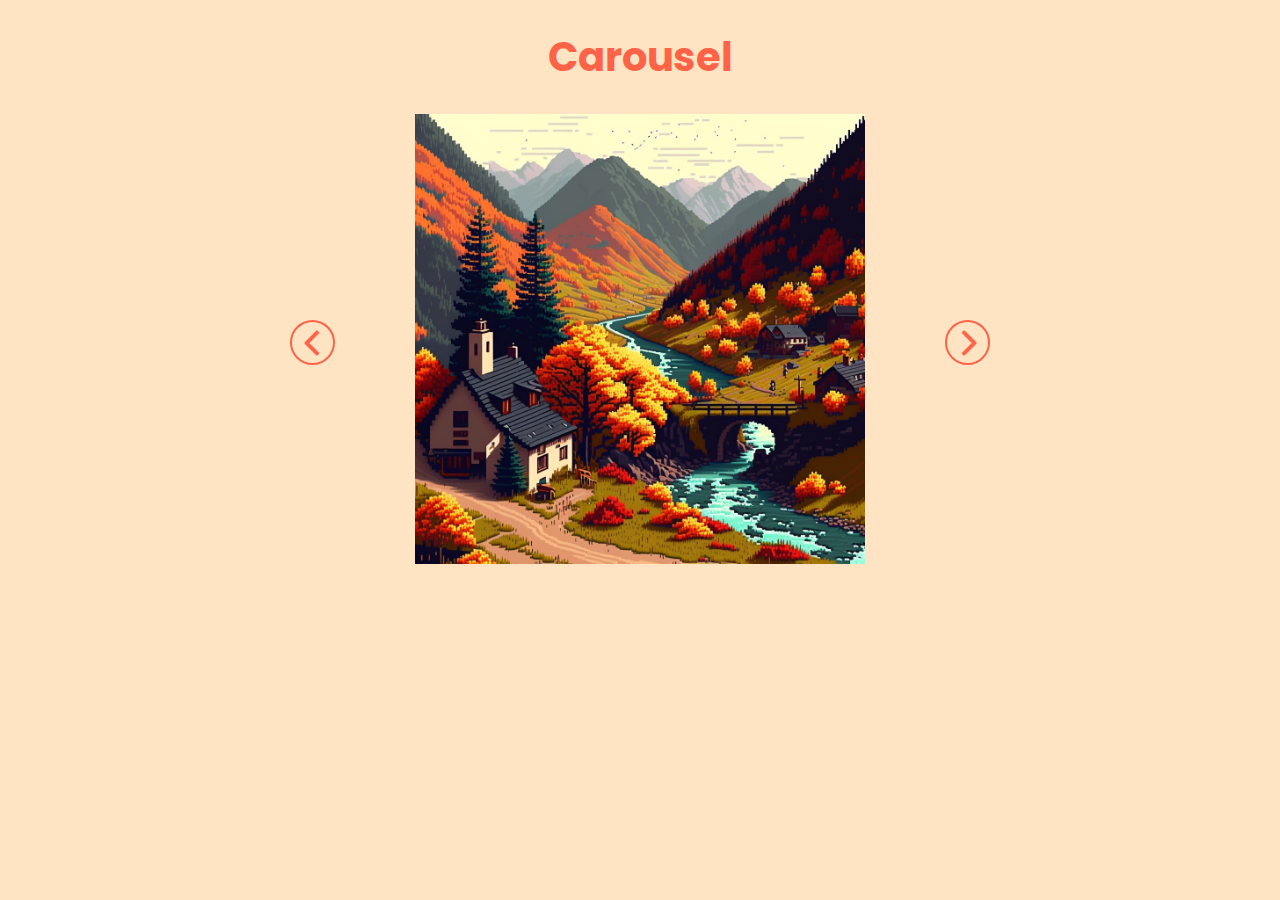
<file: carousel/index.html>
<!DOCTYPE html>
<html lang="pt-br">
<head>
  <link rel="preconnect" href="https://fonts.googleapis.com">
  <link rel="preconnect" href="https://fonts.gstatic.com" crossorigin>
  <meta charset="UTF-8">
  <meta name="viewport" content="width=device-width, initial-scale=1.0">
  <title>Carousel</title>
  <link href="https://fonts.googleapis.com/css2?family=Poppins:wght@400;500;600;700&display=swap" rel="stylesheet">
  <link rel="stylesheet" href="style.css" class="css">
  <script src="main.js" defer></script>
</head>
<body>
  <header>
    <h1>
      Carousel
    </h1>
  </header>
  <main>
    <section class="carousel">
      <button class="button" id="esquerda">
        <i class="fas fa-arrow-left"></i>
      </button>
      <div class="box">
        <img id="img" src="./assets/img01.png">
      </div>
      <button class="button" id="direita">
        <i class="fas fa-arrow-right"></i>
      </button>
    </section>
  </main>
</body>
</html>
</file>
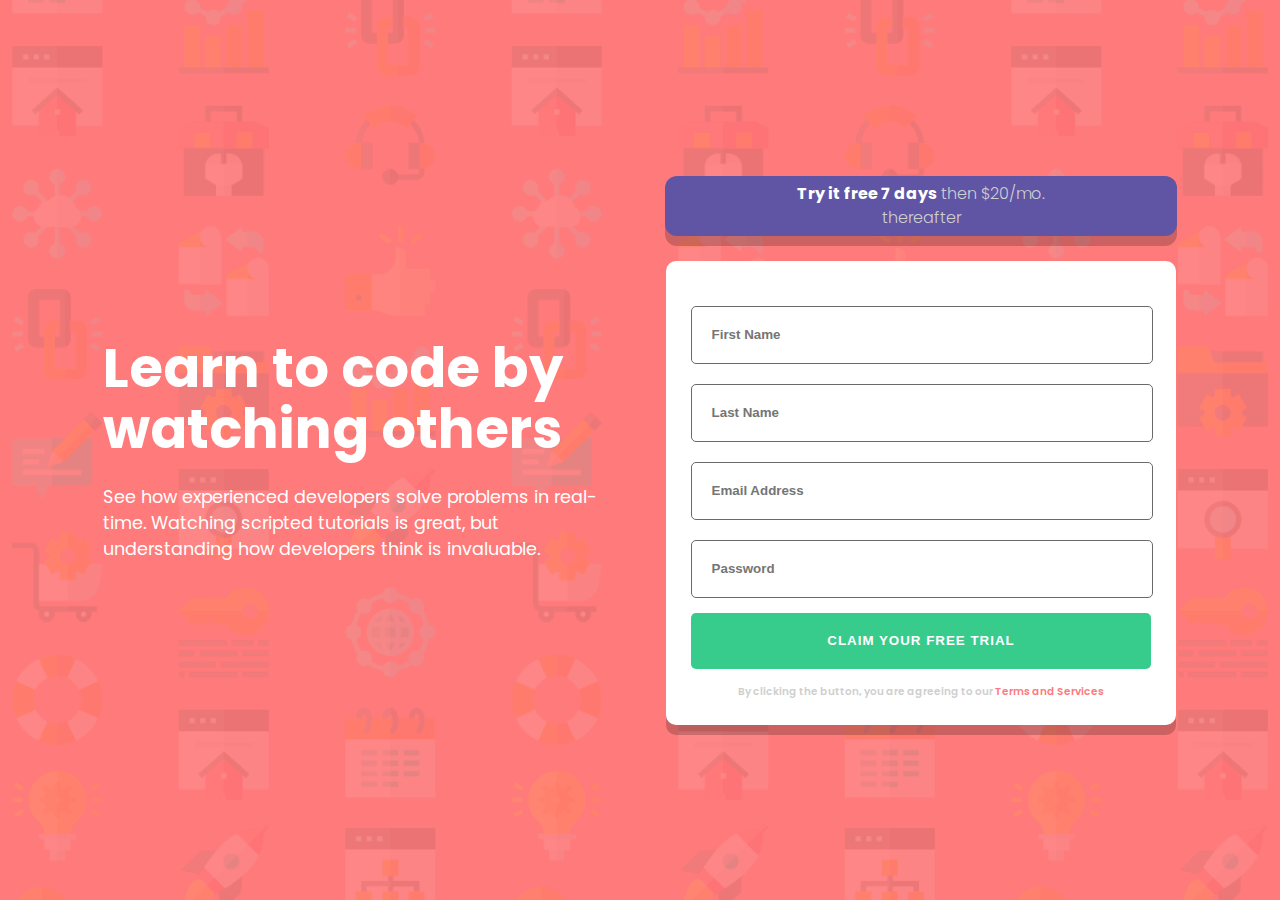
<file: formulario-POO/index.html>
<!DOCTYPE html>
<html lang="pt-br">
<head>
  <link rel="preconnect" href="https://fonts.googleapis.com">
  <link rel="preconnect" href="https://fonts.gstatic.com" crossorigin>
  <meta charset="UTF-8">
  <meta name="viewport" content="width=device-width, initial-scale=1.0">
  <title>Formulário - POO</title>
  <link href="https://fonts.googleapis.com/css2?family=Poppins:wght@400;500;600;700&display=swap" rel="stylesheet">
  <link rel="stylesheet" href="style.css">
  <script src="js/main.js" defer></script>
  <script src="js/validacoes.js"></script>
  <script src="js/usuario.js"></script>
</head>
<body>
  <main>
    <section>
      <div class="column box-1">
        <h1 class="title">Learn to code by watching others</h1>
        <p class="description">
          See how experienced developers solve problems in real-time. Watching scripted tutorials is great, 
          but understanding how developers think is invaluable. 
        </p>
      </div>
      <div class="column box-2">
        <div class="box-roxo">
          <p>
            <span>Try it free 7 days</span> then $20/mo. thereafter
          </p>
        </div>
        <form class="formulario">
          <div class="test">
            <input type="text" id="first-name" class="erro-input" placeholder="First Name" />
            <i class="icon-erro"></i>
            <span class="erro" id="erro-first-name">First Name cannot be empty</span>
          </div>
          <div class="test">
            <input type="text" id="last-name" class="erro-input" placeholder="Last Name" />
            <i class="icon-erro"></i>
            <span class="erro" id="erro-last-name">Last Name cannot be empty</span>
          </div>
          <div class="test">
            <input type="email" id="email" class="erro-input" placeholder="Email Address" />
          <i class="icon-erro"></i>
          <span class="erro" id="erro-email">Looks like this is not an email</span>
          </div>
          <div class="test">
            <input type="password" id="password" class="erro-input" placeholder="Password" />
            <i class="icon-erro"></i>
            <span class="erro" id="erro-password">Password cannot be empty</span>
          </div>
          <button type="submit" id="button">Claim your free trial</button>
          <p>
            By clicking the button, you are agreeing to our <span>Terms and Services</span>
          </p>
        </form>
      </div>
    </section>
  </main>
</body>
</html>
</file>
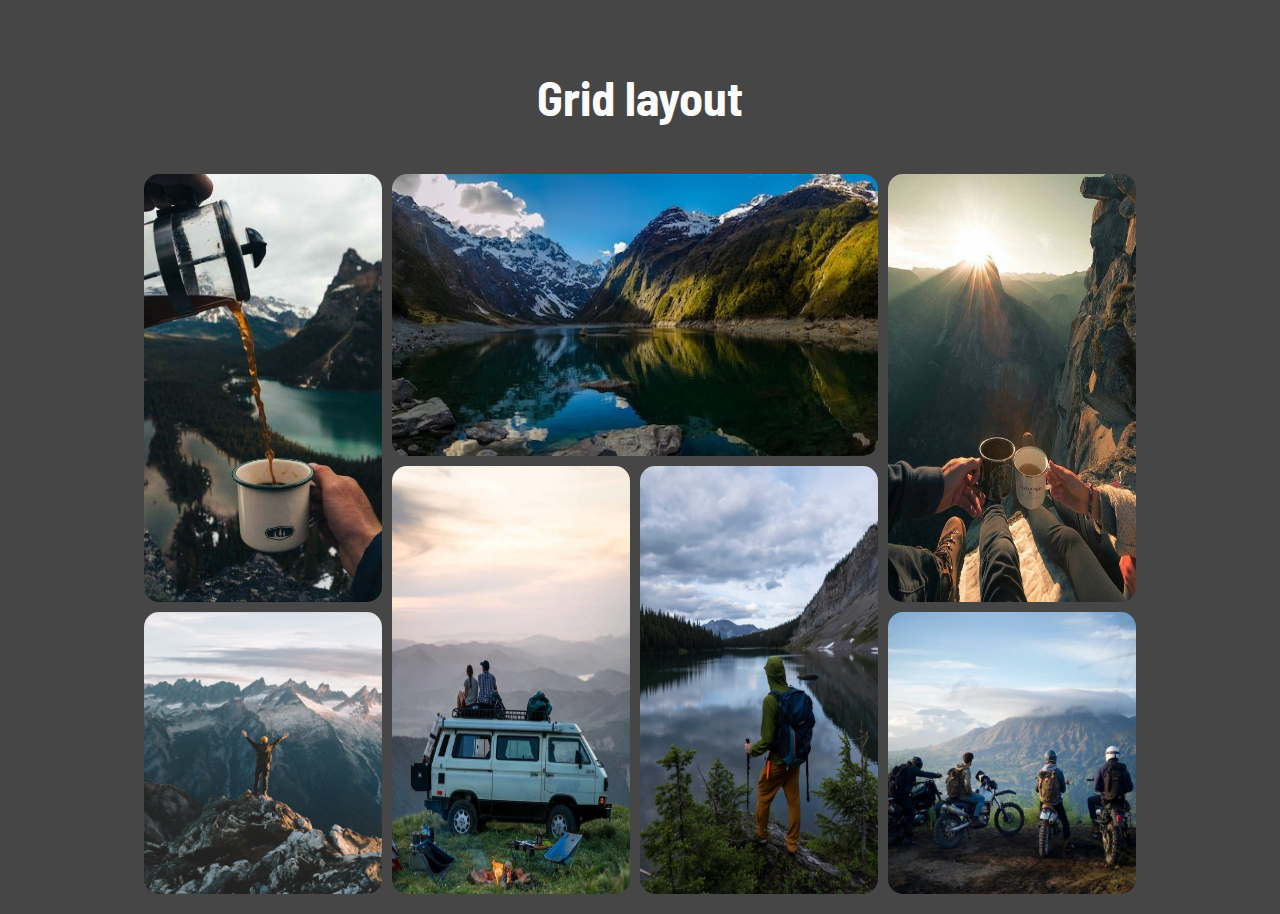
<file: grid/index.html>
<!DOCTYPE html>
<html lang="pt-br">
<head>
  <link rel="preconnect" href="https://fonts.googleapis.com">
  <link rel="preconnect" href="https://fonts.gstatic.com" crossorigin>
  <meta charset="UTF-8">
  <meta name="viewport" content="width=device-width, initial-scale=1.0">
  <title>Praticando grid</title>
  <link href="https://fonts.googleapis.com/css2?family=Barlow+Semi+Condensed:wght@500;600&display=swap" rel="stylesheet">
  <link rel="stylesheet" href="css/style.css" class="css">

</head>
<body>
  <main id="column">
    <section id="content">
      <p>Grid layout</p>
      <div id="content-images">
        <img srcset="assets/img1.jfif" alt="Imagem de um café na montanha" id="coffee-alone">
        <img srcset="assets/img2.jfif" alt="Imagem de um lago na montanha" id="lake">
        <img srcset="assets/img3.jfif" alt="Imagem de um café na montanha entre amigos" id="coffee-with-friends">
        <img srcset="assets/img4.png" alt="Imagem de um homem na montanha" id="man-on-the-mountain">
        <img srcset="assets/img5.jfif" alt="Imagem de motociclistas na montanha" id="bikers">
        <img srcset="assets/img6.jfif" alt="Imagem de um homem fazendoo trekking na montanha" id="trekking">
        <img srcset="assets/img7.jfif" alt="Imagem de um casal em seu motohome, na montanha..." id="couple" >
      </div>
    </section>
  </main>
</body>
</html>
</file>
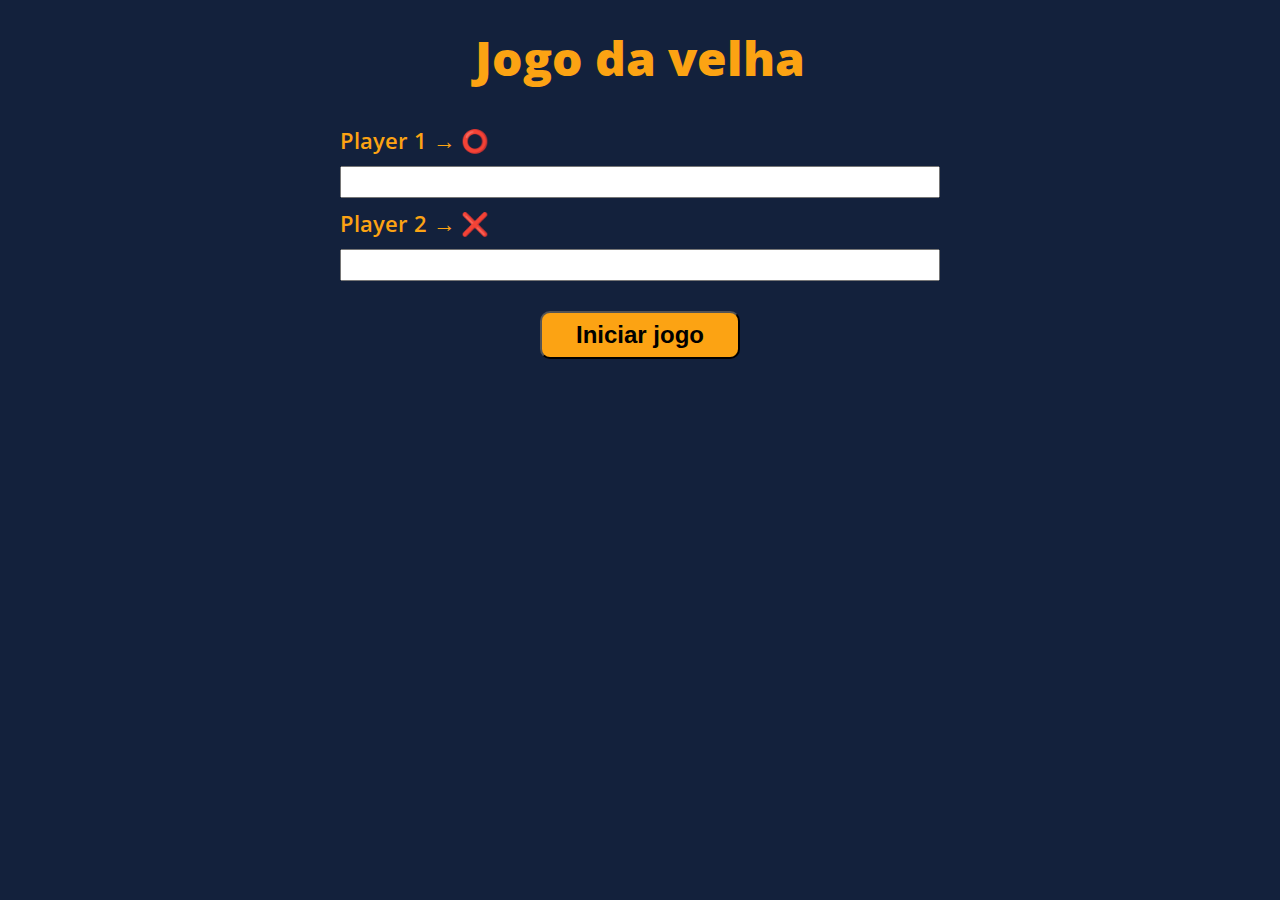
<file: jogo-da-velha/index.html>
<!DOCTYPE html>
<html lang="pt-br">
<head>
  <link rel="preconnect" href="https://fonts.googleapis.com">
  <link rel="preconnect" href="https://fonts.gstatic.com" crossorigin>
  <meta charset="UTF-8">
  <meta http-equiv="X-UA-Compatible" content="IE=edge">
  <meta name="viewport" content="width=device-width, initial-scale=1.0">
  <title>Jogo da velha</title>
  <link href="https://fonts.googleapis.com/css2?family=Open+Sans:wght@400;500;600;700;800&display=swap" rel="stylesheet"><link rel="stylesheet" href="style.css">
  <script src="main.js" defer></script>
</head>
<body>
  <main>
    <section class="column" id="info">
      <a href="" >Jogo da velha</a>
      <div id="info__players">
        <label for="player1">Player 1 &#8594; &#11093;</label>
        <input class="input" id="player1" type="text"/>
        <label for="player2">Player 2 &#8594; &#10060;</label>
        <input class="input" id="player2" type="text"/>
        <button id="start" onclick="start()">Iniciar jogo</button>
      </div>
    </section>
    <section class="column" id="table" style="display: none;">
      <div id="box">
        <div class="box__table" id="bloco1" data-index="1"></div>
        <div class="box__table" id="bloco2" data-index="2"></div>
        <div class="box__table" id="bloco3" data-index="3"></div>
        <div class="box__table" id="bloco4" data-index="4"></div>
        <div class="box__table" id="bloco5" data-index="5"></div>
        <div class="box__table" id="bloco6" data-index="6"></div>
        <div class="box__table" id="bloco7" data-index="7"></div>
        <div class="box__table" id="bloco8" data-index="8"></div>
        <div class="box__table" id="bloco9" data-index="9"></div>
      </div>
    </section>
    <section class="column" id="result" style="display: none;">
      <div id="result__box">
        <span id="tie" style="display:none">Empatou</span>
        <p id="result__text" style="display:none"><span id="winner"></span> foi o vencedor!</p>
        <button id="reset" onclick="reload()">Jogar de novo</button>
      </div>
    </section>
  </main>
</body>
</html>
</file>
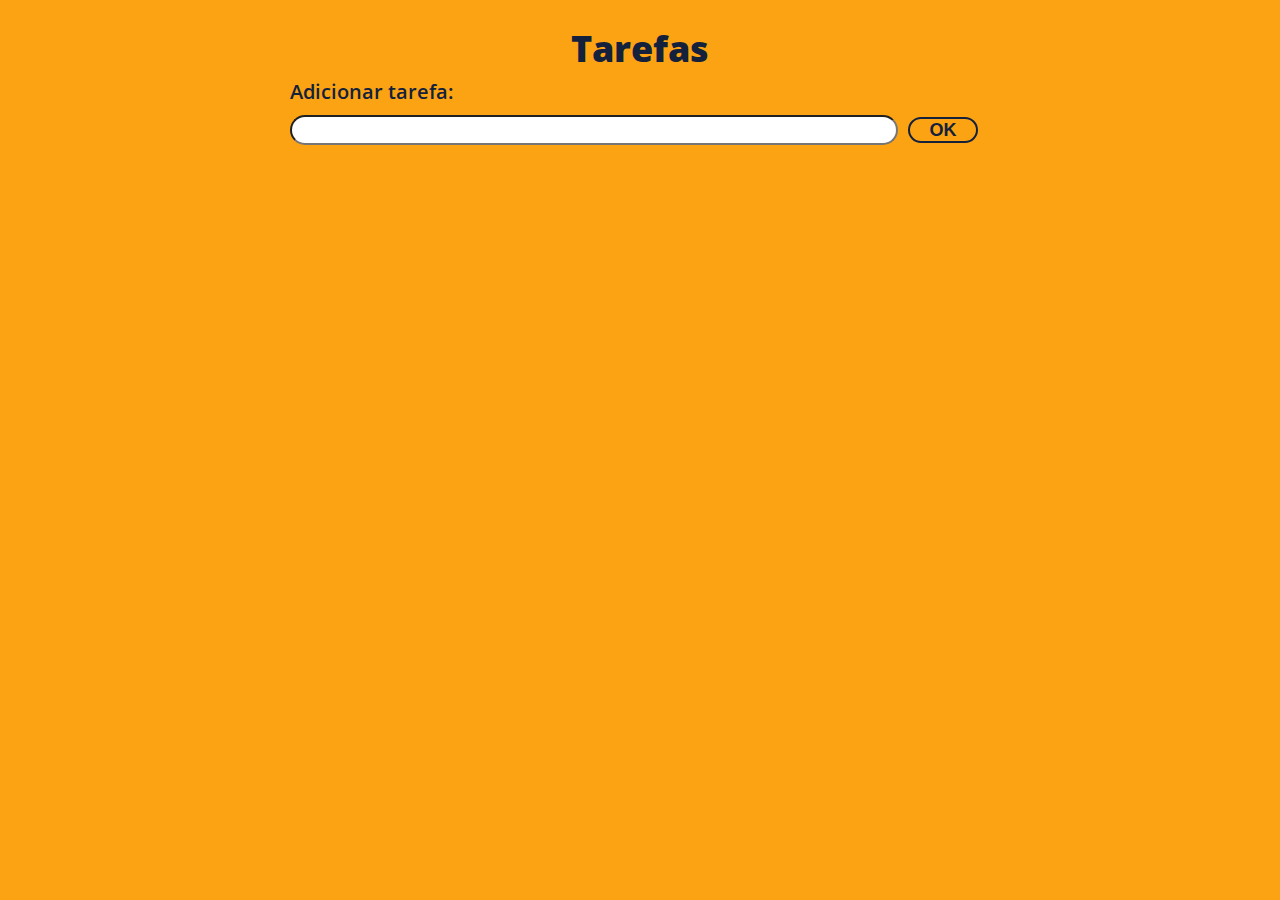
<file: tarefas/index.html>
<!DOCTYPE html>
<html lang="pt-br">
<head>
  <link rel="preconnect" href="https://fonts.googleapis.com">
  <link rel="preconnect" href="https://fonts.gstatic.com" crossorigin>
  <meta charset="UTF-8">
  <meta name="viewport" content="width=device-width, initial-scale=1.0">
  <title>Tarefas</title>
  <link href="https://fonts.googleapis.com/css2?family=Open+Sans:wght@400;500;600;700;800&display=swap" rel="stylesheet"><link rel="stylesheet" href="style.css">
  <link rel="stylesheet" href="style.css">
  <script src="main.js" defer></script>
</head>
<body>
  <main>
    <section class="column">
      <div id="create__tarefa">
        <h1 id="create__tarefa__title">Tarefas</h1>
        <label for="create__tarefa__input" id="create__tarefa__label">Adicionar tarefa:</label>
        <input type="text" id="create__tarefa__input" maxlength="50">
        <button id="create__tarefa__button" onclick="addTarefa()">OK</button>
      </div>
    </section>
    <section class="column" style="display:none">
      <div id="tarefas__to-do">
        <h2 id="tarefas__to-do__sub-title">To-do</h2>
        <div id="tarefas__to-do__set-tarefas">
          <ul>
          </ul>
        </div>
      </div>
    </section>
    <section class="column" style="display:none">
      <div id="edit-to-do">
        <button id="edit-to-do__button-romove" onclick="removerItens()">Remover da lista</button>
        <button id="edit-to-do__button-clear" onclick="limparTarefas()">Limpar lista</button>
      </div>
    </section>
  </main>
</body>
</html>
</file>
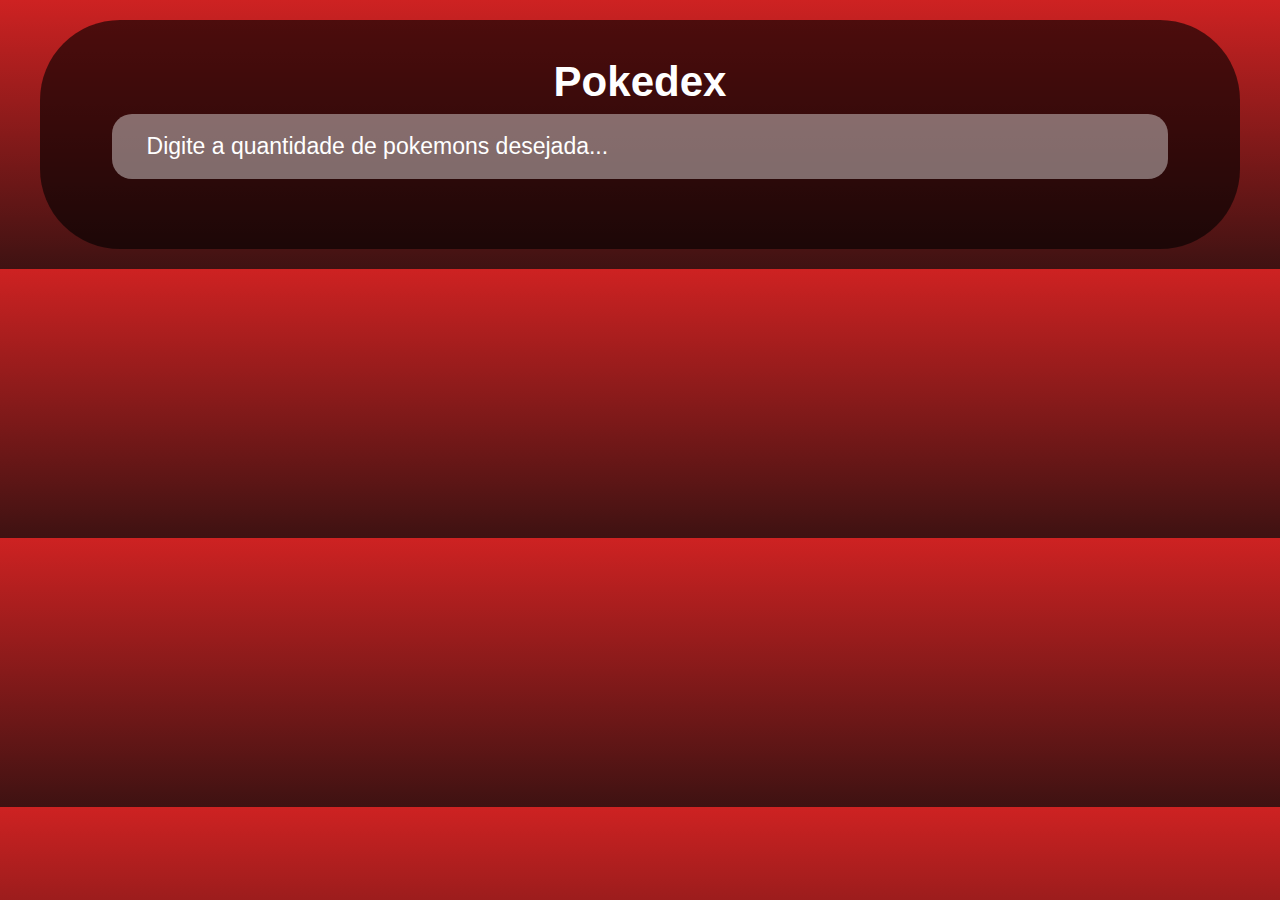
<file: APIs/exercicio02/index.html>
<!DOCTYPE html>
<html lang="en">
<head>
  <meta charset="UTF-8">
  <meta http-equiv="X-UA-Compatible" content="IE=edge">
  <meta name="viewport" content="width=device-width, initial-scale=1.0">
  <title>pokedex</title>
  <link rel="stylesheet" href="style.css" class="css">
  <script src="script.js" defer></script>
</head>
<body>
  <section class="main">
    <h2>Pokedex</h2>
    <input type="text" name="quantidade" id="quantidade" placeholder="Digite a quantidade de pokemons desejada...">
    <div class="pokemon-boxes">

    </div>
  </section>
  
</body>
</html>
</file>
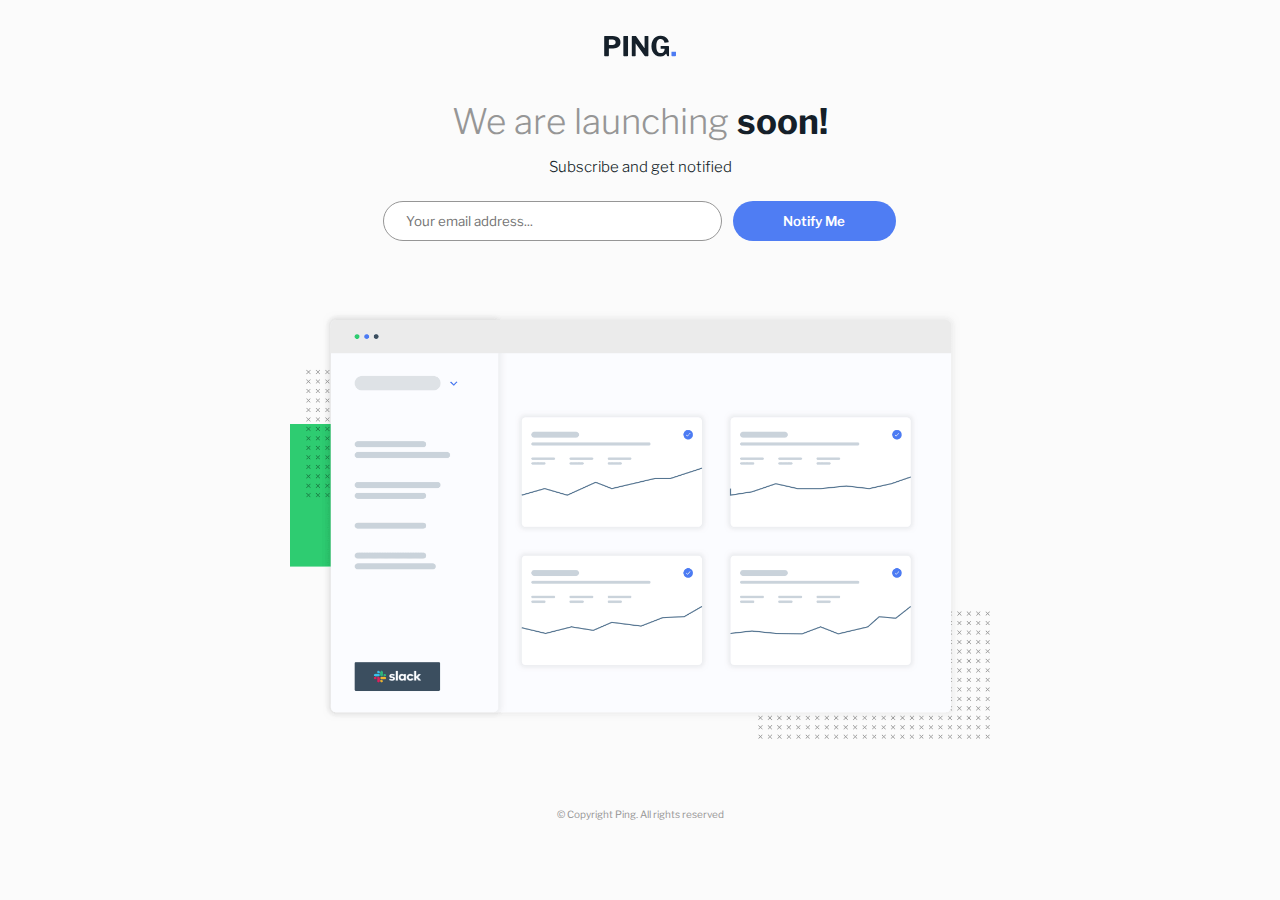
<file: Sass/project00/index.html>
<!DOCTYPE html>
<html lang="pt-br">
<head>
  <meta charset="UTF-8">
  <meta name="viewport" content="width=device-width, initial-scale=1.0">
  <title>First project SASS</title>
  <!-- Font Google -->
  <link rel="preconnect" href="https://fonts.googleapis.com">
  <link rel="preconnect" href="https://fonts.gstatic.com" crossorigin>
  <link href="https://fonts.googleapis.com/css2?family=Libre+Franklin:wght@300;600;700&display=swap" rel="stylesheet">
  <!-- Font Awesome -->
  <link rel="stylesheet" href="https://cdnjs.cloudflare.com/ajax/libs/font-awesome/6.3.0/css/all.min.css" integrity="sha512-SzlrxWUlpfuzQ+pcUCosxcglQRNAq/DZjVsC0lE40xsADsfeQoEypE+enwcOiGjk/bSuGGKHEyjSoQ1zVisanQ==" crossorigin="anonymous" referrerpolicy="no-referrer" />
  <!-- Style Guide-->
  <link rel="stylesheet" href="css/style.css">
  <!-- Icon Favicon -->
  <link rel="shortcut icon" href="assets/favicon-32x32.png" type="image/x-icon">
  <!-- Script -->
  <script src="js/main.js" defer></script>
</head>
<body>
  <header class="header">
    <img src="assets/logo.svg" alt="Logo">
  </header>

  <main>
    <h1 class="title">We are launching <span>soon!</span></h1>
    <h3 class="sub-title">Subscribe and get notified</h3>
    <div class="box">
      <input class="box-input-email" type="email" name="email" id="email" placeholder="Your email address...">
      <span class="box-text-error">Please provide a valid email address</span>
      <input class="box-input-submit" type="submit" name="submit" value="Notify Me" id="submit" onclick="inputSubmit()">
      </div>
    <img src="assets/illustration-dashboard.png" alt="Illustration dashboard">
  </main>

  <footer>
    <ul class="social-media">
      <li>
        <a href="#">
          <i class="fab fa-facebook"></i>
        </a>
      </li>
      <li>
        <a href="#">
          <i class="fab fa-twitter"></i>
        </a>
      </li>
      <li>
        <a href="#">
          <i class="fab fa-instagram"></i>
        </a>
      </li>
    </ul>
    <p class="copyright">&copy; Copyright Ping. All rights reserved</p>
  </footer>

</body>
</html>
</file>
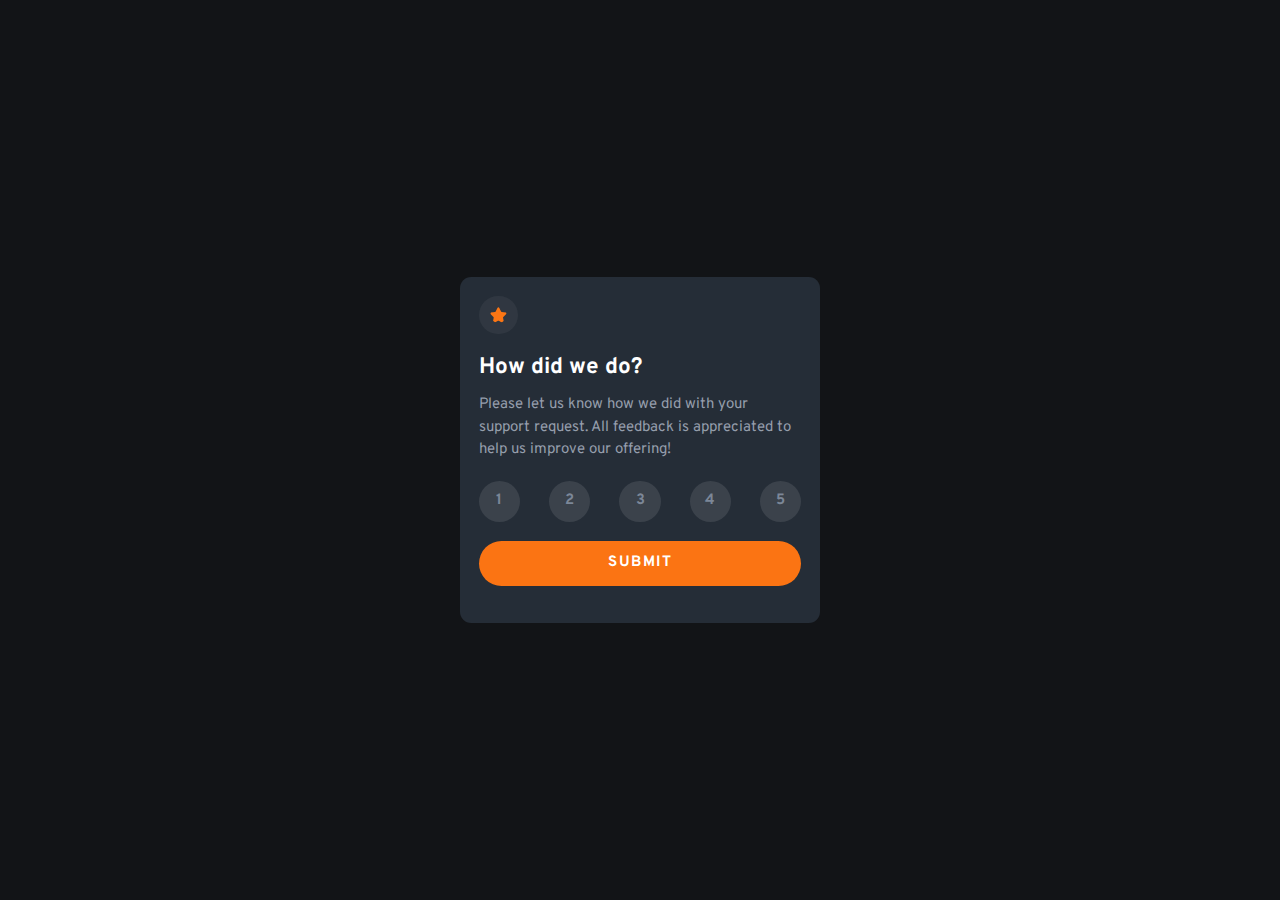
<file: TailwindCSS/knowing-00/src/index.html>
<!DOCTYPE html>
<html lang="pt-br">
<head>
  <link rel="preconnect" href="https://fonts.googleapis.com">
  <link rel="preconnect" href="https://fonts.gstatic.com" crossorigin>
  <meta charset="UTF-8">
  <meta http-equiv="X-UA-Compatible" content="IE=edge">
  <meta name="viewport" content="width=device-width, initial-scale=1.0">
  <title>TailwindCSS</title>
  <link href="https://fonts.googleapis.com/css2?family=Overpass:wght@400;700&display=swap" rel="stylesheet">
  <link rel="stylesheet" href="style.css">
  <script src="main.js" defer></script>
  <link rel="shortcut icon" href="assets/favicon-32x32.png" type="image/x-icon">
</head>
<body class="bg-very-darkBlue h-screen flex">
  <div class="box-border bg-dark-blue m-auto medium:w-96 sm:w-[90%] small:w-[90%] xl:w-96 h-[340px] rounded-xl p-5">
    <div class="w-full" id="card1">
      <img class="bg-white/5 rounded-full p-3 mb-5" src="assets/icon-star.svg" alt="Icon stars">
      <h1 class="text-white text-2xl font-bold font-sans mb-3 ">How did we do?</h1>
      <p class="text-light-grey font-normal mb-5">
        Please let us know how we did with your support request. All feedback is appreciated 
        to help us improve our offering!
      </p>
      <div class="flex flex-wrap justify-between">
        <button class="btn hover:btn" onclick="getValue(0)">1</button>
        <button class="btn hover:btn" onclick="getValue(1)">2</button>
        <button class="btn hover:btn" onclick="getValue(2)">3</button>
        <button class="btn hover:btn"  onclick="getValue(3)">4</button>
        <button class="btn hover:btn" onclick="getValue(4)">5</button>
        <button class="bg-orange hover:bg-white hover:text-orange h-12 text-white uppercase font-bold text-2x p-0 text-center tracking-widest w-full my-5 p-0 rounded-full" id="submit" type="submit">Submit</button>
      </div>
    </div>  
    <div class="hidden w-full flex flex-col sm:w-full" id="card2">
      <img class="w-[130px] m-auto my-6" src="assets/illustration-thank-you.svg" alt="Imagem de obrigado">
      <h2 class="text-orange bg-white/5 px-3 py-1 mx-auto mb-7 w-46 text-[14px] text-center rounded-full">You selected <span id="result"></span> out of 5</h2>
      <h1 class="text-white font-bold  mb-2 text-2xl text-center">Thank you!</h1>
      <p class="text-light-grey text-center text-[14px] px-1">We appreciate you taking the time to give a rating. If you ever need more support, 
        don't hesitate to get in touch!
      </p>
    </div>
  </div>
</body>
</html>
</file>
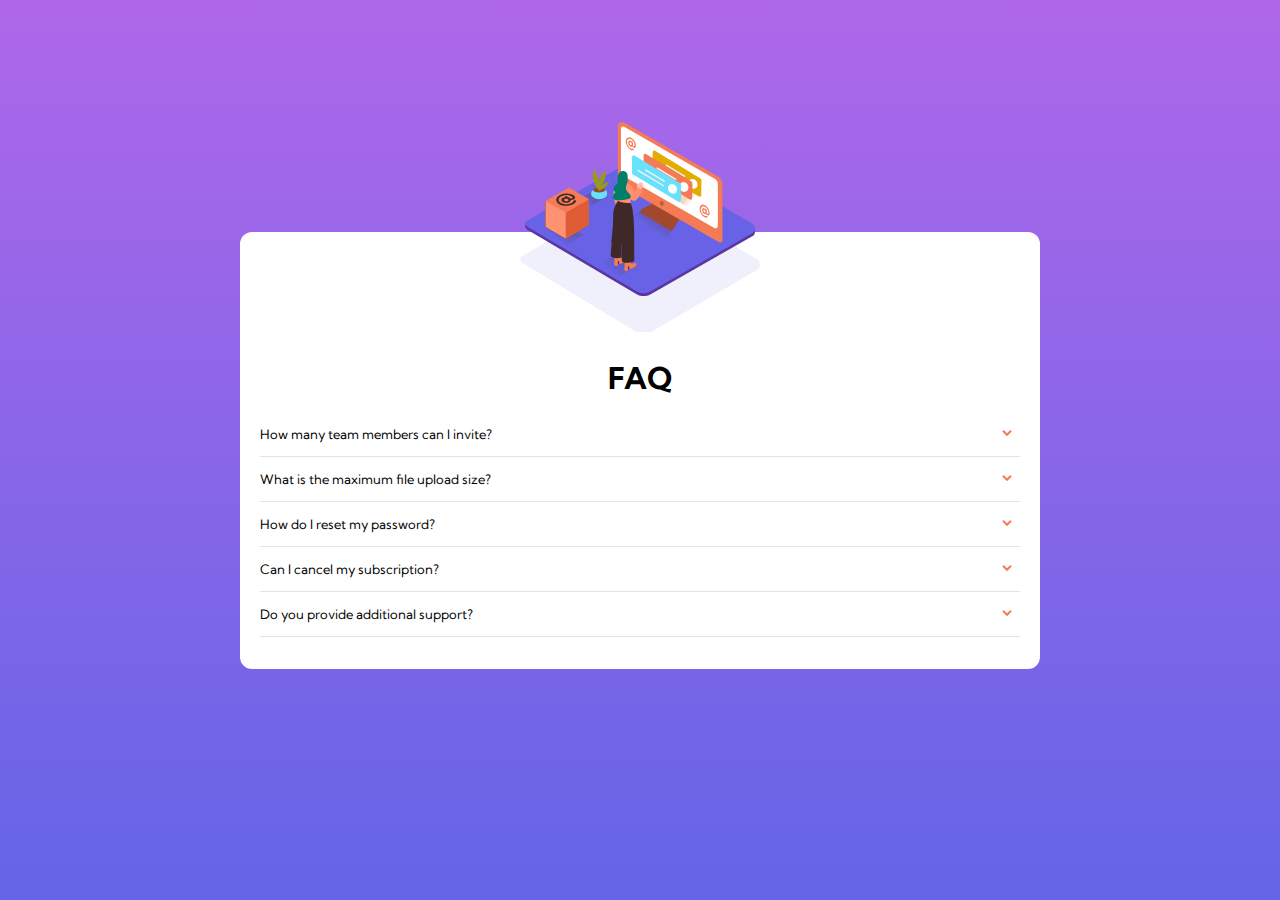
<file: TailwindCSS/learning-01/src/index.html>
<!DOCTYPE html>
<html lang="pt-br">
<head>
  <link rel="preconnect" href="https://fonts.googleapis.com">
  <link rel="preconnect" href="https://fonts.gstatic.com" crossorigin>
  <meta charset="UTF-8">
  <meta http-equiv="X-UA-Compatible" content="IE=edge">
  <meta name="viewport" content="width=device-width, initial-scale=1.0">
  <title>TailwindCSS - Praticando</title>
  <link href="https://fonts.googleapis.com/css2?family=Kumbh+Sans:wght@400;700&display=swap" rel="stylesheet">
  <link rel="stylesheet" href="prod.css">
  <script src="script.js" defer></script>
  <link rel="shortcut icon" href="./assets/favicon-32x32.png" type="image/x-icon">
</head>
<body class="bg-gradient-to-b from-soft-violet to-soft-blue h-screen w-screen sm:w-[86%] sm:mx-auto overflow-hidden sx:overflow-x-auto flex justify-center items-center">
  <section class="bg-white rounded-xl w-[800px] xl:h-[450px] sm:h-auto grid xl:grid-cols-2 sm:grid-cols-1">
    <img class="absolute z-20 top-[373px] left-[210px] w-[160px] xl:block sm:hidden " src="./assets/illustration-box-desktop.svg" alt="Ilustration box">
    <div class="box1 relative xl:overflow-hidden xl:bg-desktop xl:bg-contain xl:bg-[bottom_right_4rem] xl:bg-no-repeat xl:h-auto sm:h-[100px] sm:bg-mobile sm:bg-no-repeat sm:bg-center">
      <img class="relative z-10 top-[60px] left-[-65px] xl:block sm:hidden " src="./assets/illustration-woman-online-desktop.svg" alt="Ilustration woman online">
      <img class="relative z-11 top-[-110px] w-[230px] mx-auto sm:block xl:hidden" src="./assets/illustration-woman-online-mobile.svg" alt="Illustration woman mobile size">
    </div>
    <div class="box2 flex flex-col mx-11 xl:mt-9 sm:mx-5 sm:mb-5">
      <h1 class="font-bold text-3xl font-sans py-7 xl:text-left sm:text-center">FAQ</h1>
      <details class="question question:hover open:w-auto open:font-bold open:text-black pb-3 " onclick="changeDetailsState(1)">
        <summary class="text-sm flex justify-between items-center sm:text-[13px]">
          <h2 class="">How many team members can I invite?</h2>
          <img class="img-class w-2.5 mr-2" src="./assets/icon-arrow-down.svg" alt="Icon arrow down">
        </summary>
        <div>
          <p class="pt-2 font-normal text-dark-blue3 text-[12px]">
            You can invite up to 2 additional users on the Free plan. There is no limit on 
            team members for the Premium plan.
          </p>
        </div>
      </details>
      <details class="question question:hover open:w-auto open:font-bold open:text-black pb-3" onclick="changeDetailsState(2)">
        <summary class="text-sm flex justify-between items-center sm:text-[13px]">
          <h2 class="">What is the maximum file upload size?</h2>
          <img class="img-class w-2.5 mr-2" src="./assets/icon-arrow-down.svg" alt="Icon arrow down">
        </summary>
        <div>
          <p class="pt-2 font-normal text-dark-blue3 text-[12px]">
            No more than 2GB. All files in your account must fit your allotted storage space.
          </p>
        </div>
      </details>
      <details class="question question:hover open:w-auto open:font-bold open:text-black pb-3" onclick="changeDetailsState(3)">
        <summary class="text-sm flex justify-between items-center sm:text-[13px]">
          <h2>How do I reset my password?</h2>
          <img class="img-class w-2.5 mr-2" src="./assets/icon-arrow-down.svg" alt="Icon arrow down">
        </summary>
        <div>
          <p class="pt-2 font-normal text-dark-blue3 text-[12px]">
            Click “Forgot password” from the login page or “Change password” from your profile page. A reset link will be emailed to you.
          </p>
        </div>
      </details>
      <details class="question question:hover open:w-auto open:font-bold open:text-black pb-3" onclick="changeDetailsState(4)">
        <summary class="text-sm flex justify-between items-center sm:text-[13px]">
          <h2>Can I cancel my subscription?</h2>
          <img class="img-class w-2.5 mr-2" src="./assets/icon-arrow-down.svg" alt="Icon arrow down">
        </summary>
        <div>
          <p class="pt-2 font-normal text-dark-blue3 text-[12px]">
            Yes! Send us a message and we'll process your request no questions asked.
          </p>
        </div>
      </details>
      <details class="question question:hover open:w-auto open:font-bold open:text-black pb-3" onclick="changeDetailsState(5)">
        <summary class="text-sm flex justify-between items-center sm:text-[13px]">
          <h2>Do you provide additional support?</h2>
          <img class="img-class w-2.5 mr-2" src="./assets/icon-arrow-down.svg" alt="Icon arrow down">
        </summary>
        <div>
          <p class="pt-2 font-normal text-dark-blue3 text-[12px]">
            Chat and email support is available 24/7. Phone lines are open during normal business hours.
          </p>
        </div>
      </details>
    </div>
  </section>
</body>
</html>
</file>
<file: carousel/style.css>
html, body {
  font-family: 'Poppins', sans-serif;
  font-size: 20px;
  background-color: bisque;
  height: 100vh;
  width: 100vw;
  overflow: hidden;
  margin: 0;
}

header {
  width: 100%;
  text-align: center;
  color: tomato;
}

.carousel {
  width: 100%;
  display: flex;
  justify-content: center;
  align-items: center;
  gap: 80px;
}

.button {
  height: 45px;
  width: 45px;
  border-radius: 50%;
  background-color: transparent;
  border: 2px solid tomato;
}

.fa-arrow-left {
  background-image: url('assets/seta-esquerda.png');
  background-repeat: no-repeat;
  background-size: cover;
  background-position: center;
  position: absolute;
  transform: translate(-55%, -50%);
  width: 25px;
  height: 25px;
  z-index: 1;
  cursor: pointer;
}

.fa-arrow-right {
  background-image: url('assets/seta-direita.png');
  background-repeat: no-repeat;
  background-size: cover;
  background-position: center;
  position: absolute;
  transform: translate(-45%, -50%);
  width: 25px;
  height: 25px;
  z-index: 1;
  cursor: pointer;
}

img {
  width: 450px;
  height: 450px;
}

@media screen and (max-width:700px) {
  
  .carousel {
    width: 95%;
    margin: 0 auto;
    gap: 10px;
  }
  
  .button {
    height: 25px;
    width: 25px;
  }
  
  .fa-arrow-left {
    width: 15px;
    height: 15px;
  }
  
  .fa-arrow-right {
    width: 15px;
    height: 15px;
  }
  
  img {
    width: 250px;
    height: 250px;
  }
}
</file>
<file: formulario-POO/style.css>
:root {
  --primary-color-red: hsl(0, 100%, 74%);
  --primary-color-green: hsl(154, 59%, 51%);
  --accent-color-purple: hsl(248, 32%, 49%);
  --neutral-color-darkBlue: hsl(240, 1%, 42%);
  --neutral-color-grayishBlue: hsl(0, 0%, 81%);
}

html, body, main {
  margin: 0;
  font-size: 16px;
  font-family: 'Poppins', sans-serif;
  background-color: var(--primary-color-red);
  background-image: url('assets/bg-intro-mobile.png');
  background-repeat: no-repeat;
  background-size: cover;
  background-position: center;
  background-attachment: fixed;
}

.box-1 {
  margin: 80px 15px 60px;
}

.title {
  color: #fff;
  text-align: center;
  font-size: 1.6rem;
}

.description {
  text-align: center;
  color: #fff;
  font-weight: 400;
}

.box-2 {
  margin: 0 15px 80px;
}

.box-roxo {
  box-shadow: 0 10px 0 rgba(0, 0, 0, 0.2);
  background-color: var(--accent-color-purple);
  border-radius: 12px;
  width: 100%;
  height: 90px;
  display:flex;
  justify-content: center;
  align-items: center;
}

.box-roxo p {
  width: 60%;
  text-align: center;
  line-height: 1.5rem;
  color: var(--neutral-color-grayishBlue);
  font-weight: 300;
}
.box-roxo p span {
  color: #fff;
  font-weight: 700;
}

.formulario {
  box-shadow: 0 10px 0 rgba(0, 0, 0, 0.2);
  background-color: #fff;
  margin-top: 25px;
  padding: 25px;
  border-radius: 10px;
}

.formulario input{
  padding: 0;
  border-radius: 5px;
  border: solid 1px var(--neutral-color-darkBlue);
  width: 100%;
  height: 3rem;
  margin-top: 15px;
  color: var(--neutral-color-darkBlue);

  font-weight: 600;
  text-indent: 15px;
}
.test {
  box-sizing: border-box;
  position: relative;
}

.icon-erro {
  display: none;
  background-image: url('assets/erro.png');
  background-repeat: no-repeat;
  background-size: cover;
  background-position: center;
  background-attachment: fixed;
  position: absolute;
  right: 14px;
  bottom: 26px;
  transform: translateY(-50%);
  width: 20px;
  height: 20px;
  z-index: 1;
}

.erro {
  display: none;
  width: 100%;
  text-align: right;
  font-size: 0.75rem;
  font-weight: 500;
  margin-top: 4px;
}

#button {
  padding:0;
  width: 100%;
  height: 3rem;
  background-color: var(--primary-color-green);
  color: #fff;
  border-radius: 5px;
  border: none;
  margin-top: 15px;

  font-weight: 600;
  text-transform: uppercase;
  letter-spacing: 1px;
}

.formulario p {
  text-align: center;
  font-size: 0.65rem;
  font-weight: 600;
  color: var(--neutral-color-grayishBlue);
  width: 80%;
  margin: 15px auto 0;
}

.formulario span {
  color: var(--primary-color-red);
}

@media screen and (min-width: 730px) {
  html, body, main {
    background-image: url('/formulario-POO/assets/bg-intro-desktop.png');
    height: 100vh;
    width: 100vw;
    overflow: hidden;
  }

  section {
    width: 100%;
    display: flex;
    gap:50px;
    align-items: center;
    justify-content: center;
  }

  .title {
    margin:0;
    margin-bottom: 25px;
    line-height: 3.8rem;
    font-size: 3.4rem;
    text-align: left;
  }

  .description {
    margin: 0;
    text-align: left;
    font-size: 1.1rem;
  }

  .box-1, .box-2 {
    margin: 0;
    width: 40%;
    height: 100vh;
    display: flex;
    flex-direction: column;
    justify-content: center;
    align-items: center;
  }

  .box-roxo {
    height: 60px;
  }

  .formulario {
    width: 90%;
  }

  .formulario input{
    margin-top: 20px;
    height: 3.5rem;
    text-indent: 20px;
  }

  .erro {
    font-size: 0.85rem;
    margin-top: 6px;
  }

  .icon-erro {
    bottom: 30px;
    width: 25px;
    height: 25px;
  }

  #button {
    height: 3.5rem;
  }

}
</file>
<file: grid/css/style.css>
body, html {
  background-color: #464646;
  height: -webkit-fill-available;
  margin: 0;
}

p {
  text-align: center;
  font-weight: 700;
  font-size: 3rem;

  font-size: 13px;
  font-family: 'Barlow Semi Condensed', sans-serif;
  color: #fbfbfb;
}

#content {
  margin:20px;
  display: flex;
  flex-direction: column;
  align-items: center;
}

img {
  border-radius: 15px;
}

#content-images, #lake, #coffee-alone, #coffee-with-friends, #man-on-the-mountain, #bikers,#couple, #trekking{
  width: 100%;
  height: 100%
}

img:hover {
  transform: scale(1.05); /* aumenta a imagem em 5% */
  opacity: 0.5;
}
@media screen and (min-width: 0px) {
  
  p {
    font-size: 2rem;
  }

  #content-images {
    box-sizing: border-box;
    width: 80%;
    height: webkit-fill-available;
    display: grid;
    gap: 10px;
    grid-template-columns: 1fr;
    grid-template-rows: 3fr 3fr 1fr 2fr 2fr 3fr 3fr;
  }

  #coffee-alone {
    display: grid;
    grid-column: 1/2;
    grid-row: 1/2;
  }

  #coffee-with-friends {
    display: grid;
    grid-column:1/2;
    grid-row: 2/3;
  }
  
  #lake{
    display: grid;
    grid-column:1/2;
    grid-row: 3/4;
  }

  #man-on-the-mountain {
    display: grid;
    grid-column:1/2;
    grid-row: 4/5;
  }

  #bikers {
    display: grid;
    grid-column:1/2;
    grid-row: 5/6;
  }
  #trekking {
    display: grid;
    grid-column:1/2;
    grid-row: 6/7;
  }

  #couple {
    display: grid;
    grid-column:1/2;
    grid-row: 7/8;
  }
  
}
@media screen and (min-width: 600px) { 
  p {
    font-size: 2.5rem;
  }

  #content-images {
    box-sizing: border-box;
    width: 600px;
    height: 1000px;
    display: grid;
    gap: 10px;
    grid-template-columns: 1fr 1fr;
    grid-template-rows: 2fr 1fr 1fr 2fr;
  }

  #coffee-alone {
    display: grid;
    grid-column: 1/2;
    grid-row: 1/2;
  }

  #coffee-with-friends {
    display: grid;
    grid-column:2/3;
    grid-row: 1/2;
  }
  
  #lake{
    display: grid;
    grid-column:1/3;
    grid-row: 2/3;
  }

  #man-on-the-mountain {
    display: grid;
    grid-column:1/2;
    grid-row: 3/4;
  }

  #bikers {
    display: grid;
    grid-column:2/3;
    grid-row: 3/4;
  }
  #trekking {
    display: grid;
    grid-column:2/3;
    grid-row: 4/5;
  }

  #couple {
    display: grid;
    grid-column:1/2;
    grid-row: 4/5;
  }
  
}

@media screen and (min-width: 992px) {
  body, html {
    overflow: hidden;
  }
  p {
    font-size: 3rem;
  }

  #content-images {
    box-sizing: border-box;
    width: 992px;
    height: 80vh;
    display: grid;
    gap: 10px;
    grid-template-columns: 1fr 1fr 1fr 1fr;
    grid-template-rows: 1fr 1fr 1fr 1fr 1fr;
  }

  #coffee-alone {
    display: grid;
    grid-column: 1/1;
    grid-row: 1/4;
  }

  #lake{ 
    display: grid;
    grid-column:2/4;
    grid-row: 1/3;
  }

  #coffee-with-friends {
    display: grid;
    grid-column:4/6;
    grid-row: 1/4;
  }

  #man-on-the-mountain {
    display: grid;
    grid-column:1/2;
    grid-row: 4/6;
  }

  #bikers {
    display: grid;
    grid-column:4/6;
    grid-row: 4/6;
  }
  #trekking {
    display: grid;
    grid-column:3/4;
    grid-row: 3/6;
  }

  #couple {
    display: grid;
    grid-column:2/3;
    grid-row: 3/6;
  }
}
</file>
<file: jogo-da-velha/style.css>
html, body, main {
  width: 100vw;
  background-color: #13213C;
  margin: 0;
  height: 100vh;
  overflow: hidden;
  font-family: 'Open Sans', sans-serif;
  font-weight: 500;
}

#info {
  display: flex;
  align-items: center;
  flex-direction: column;
}

#info a{
  margin: 25px 0;
  text-decoration: none;
  color: #FCA313;
  font-size: 3rem;
  font-weight: 800;
}

#info__players {
  width: 600px;
  height: 100%;
  color: #FCA313;
  display: flex;
  flex-direction: column;
  justify-content: flex-start;
}

label, input {
  font-size: 1.4rem;
  font-weight: 600;
}

label, input {
  margin-top: 10px;
}

button {
  height: 3rem;
  margin: 30px auto;
  color:#000;
  background-color: #FCA313;
  border-radius: 10px;
  width: 200px;
  font-size: 1.5rem;
  font-weight: 600;
}

#table {
  height: 60%;
  width: 40%;
  margin: 2% auto;
  display: flex;
  justify-content: center;
  align-items: center;
}

#box {
  height: 100%;
  width: 100%;
  display: flex;
  flex-wrap: wrap;
  justify-content: center;
}

.box__table {
  width: 32%;
  height: 32%;
  display: flex;
  align-items: center;
  justify-content: center;
}

#bloco5{
  border: solid 3px #FCA313;
}
#bloco4, #bloco6 {
  border-bottom: solid 3px #FCA313;
  border-top: solid 3px #FCA313;
}

#bloco2, #bloco8 {
  border-right: solid 3px #FCA313;
  border-left: solid 3px #FCA313;
}
#result {
  height: 15%;
  display: flex;
  justify-content: center;
  align-items: center;
}

#result__box {
  margin-top: 10px;
  display: flex;
  flex-direction: column;
}

#result__box p, span {
  font-size: 1.8rem;
  font-weight: 600;
  color: #FCA313;
  text-decoration: underline;
}
#tie {
  text-align: center;
}
#reset {
  width: 100%;
  margin: 20px auto 0;
}
@media screen and (max-width: 992px) {
  #info a{
    font-size: 2.5rem;
  }

  #info__players {
    width: 400px;
  }

  #start {
    width:250px;
    font-size: 1.5rem;
  }

  #table {
    height: 60%;
    width: 80%;
    margin: 2% auto;
  }

  #result__box p, span {
    font-size: 1.5rem;
  }
}
@media screen and (max-width: 500px) {
  #info a{
    font-size: 2rem;
  }

  #info__players {
    width: 80%;
  }

  #start {
    width:70%;
    font-size: 1.2rem;
  }

  #table {
    height: 60%;
    width: 80%;
    margin: 2% auto;
  }

  #result__box p, span {
    font-size: 1.3rem;
  }

}
</file>
<file: tarefas/style.css>
html, body, main {
  width: 100vw;
  background-color: #FCA313;
  font-size: 20px;
  margin: 0;
  /*height: 100vh;*/
  overflow-x: hidden;
  font-family: 'Open Sans', sans-serif;
  font-weight: 500;
}
.column {
  box-sizing: border-box;
}

#create__tarefa {
  box-sizing: border-box;
  display: flex;
  flex-wrap: wrap;
  align-items: center;
  width: 90%;
  margin: 0 auto;
}

#create__tarefa__title {
  width: 100%;
  color: #13213C;
  text-align: center;
  font-size: 1.3rem;
  font-weight: 900;
  margin-bottom: 0;
}

#create__tarefa__label {
  width: 100%;
  color: #13213C;
  font-weight: 600;
  font-size: 0.8rem;
  margin: 3px 0;
}

#create__tarefa__input {
  border-radius: 20px;
  width: 100%;
  align-items: center;
  height: 1rem;
  margin: 3px 0;
  font-size: 0.8rem;
}
/* como quebar a linha em um input? */

#create__tarefa__button {
  height: 25px;
  margin: 6px auto;
  width: 60px;
  font-weight: 700;
  font-size: 0.6rem;
  color: #13213C;
  background-color: #FCA313;
  border-radius: 25px;
  border: solid 2px #13213C;
}

#tarefas__to-do {
  background-color: #13213C;
  border-radius: 15px;
  width: 90%;
  /*heigth*/
  margin: 10px auto;
  padding-bottom: 5px;
}

#tarefas__to-do__sub-title {
  font-size: 1.2rem;
  text-align: center;
  color: #fbfbfb;
  font-weight: 600;
  padding-top: 10px;
  margin: 0 auto;
}

ul {
  background-color: #fbfbfb;
  border-radius: 5px;
  padding-left: 0;
  list-style: none;
  margin: 10px;
}

.line {
  display: block;
  border-bottom: solid 1px #13213C;
  width: 100%;
}
li {
  display: flex;
}

li input {
  width: 15px;
  margin: 5px 0 auto 5px;
}

li label {
  width: 90%;
  font-size: 0.75rem;
  word-wrap:break-word;
  padding-left: 5px;
}

#edit-to-do {
  margin: 15px auto;
  width: 60%;
  display: flex;
  flex-wrap: wrap;
  justify-content: space-evenly;
  gap: 10px
}

#edit-to-do__button-romove, #edit-to-do__button-clear {
  height: 35px;
  margin: 0 auto;
  padding: 0 15px;
  font-weight: 700;
  font-size: 0.8rem;
  color: #13213C;
  background-color: #FCA313;
  border-radius: 25px;
  border: solid 2px #13213C;
}


@media screen and (min-width: 672px) {
  #create__tarefa {
    width: 60%;
  }
  
  #create__tarefa__title {
    font-size: 1.5rem;
  }
  
  #create__tarefa__label {
    font-size: 1rem;
    margin: 5px 0;
  }
  
  #create__tarefa__input {
    width: 75%;
    height: 1.2rem;
    margin: 5px 0;
    font-size: 1rem;
  }

  #create__tarefa__button {
    height: 1.3rem;
    margin: 0 auto 0 10px;
    width: 70px;
    font-size: 0.9rem;
    border-radius: 20px;
  }
    
  #tarefas__to-do {
    width: 65%;
    /*heigth*/
  }

  #tarefas__to-do__sub-title {
    font-size: 1.4rem;
  }

  li input {
    width: 25px;
    margin: 8px 0 auto 5px;
  }



  li label {
    font-size: 1rem;
  }

}

@media screen and (min-width: 1192px) { 
  #create__tarefa {
    width: 700px;
  }
  
  #create__tarefa__title {
    font-size: 1.8rem;
  }
  
  #create__tarefa__label {
    font-size: 1rem;
    margin: 5px 0;
  }
  
  #create__tarefa__input {
    width: 600px;
    height: 1.2rem;
    margin: 5px 0;
    font-size: 1rem;
  }

  #create__tarefa__button {
    height: 1.3rem;
    margin: 0 auto 0 10px;
    width: 70px;
    font-size: 0.9rem;
    border-radius: 20px;
  }
    
  #tarefas__to-do {
    width: 700px;
    /*heigth*/
  }

  #tarefas__to-do__sub-title {
    font-size: 1.6rem;
  }

  li input {
    width: 1rem;
    height: 1rem;
    margin: 8px 5px auto 5px;
  }

  li label {
    line-height: 1.8rem;
    font-size: 1rem;
  }

  #edit-to-do {
    width: 600px;
  }
}
</file>
<file: APIs/exercicio02/style.css>
*{
  font-family: Arrial, Arial, Helvetica, sans-serif;
  margin: 0;
  padding: 0;
  box-sizing: border-box;
  outline: none;
}

/**/

body {
  background: linear-gradient(to bottom, rgb(206,34,34), rgb(62,18,18));
}

.main {
  margin: 20px auto;
  max-width: 1200px;
  width: 100%;
  background-color: rgba(0, 0, 0, 0.606);
  padding: 30px 2%;
  border-radius: 80px;
  position: relative;
  text-align: center;
}

.main h2 {
  font-size: 42px;
  color: #fff;
  margin: 8px 0;
}

.pokemon-boxes {
  margin: 20px;
  display: flex;
  flex-wrap: wrap;
}

#quantidade {
  width: 92%;
  height: 65px;
  padding: 20px;
  padding-left: 35px;
  background-color:rgba(255,255,255, 0.4);
  border: 0;
  color: #fff;
  font-size: 23px;
  border-radius: 20px;
}

::placeholder {
  color:#fff;
  opacity: 1;
}

::ms-input-placehollder {
  color: white;
}

.pokemon-box {
  margin:35px auto;
  border-radius: 20px;
  width: 50.01%;
  background-color: rgba(230,230,230, 0.461);
}

.pokemon-box img {
  width: 100%;
  border: 5px solid rgb(206,34,34);
  border-radius: 20px;
  border-bottom-left-radius: 0;
  border-bottom-right-radius: 0;
  margin: 0 auto;
}

.pokemon-box p {
  height: 50px;
  background-color: rgb(206,34,34);
  border-bottom-left-radius: 20px;
  border-bottom-right-radius: 20px;
  color:black;
  font-size: 21px;
  padding: 10px 0;
  text-transform: capitalize;
}
</file>
<file: Sass/project00/css/style.css>
* {
  padding: 0;
  margin: 0;
  box-sizing: border-box;
  font-family: "Libre Franklin", sans-serif;
}

html {
  width: 100vw;
  height: 100vh;
  overflow: hidden;
}
@media (max-width: 375px) {
  html {
    height: auto;
    overflow-y: scroll;
  }
}
html body {
  background-color: #fbfbfb;
}
html .header {
  margin: 0 auto;
  max-width: 1170px;
  display: flex;
  justify-content: center;
  height: 100px;
}
@media (max-width: 375px) {
  html .header {
    overflow-y: auto;
    margin-top: 40px;
  }
}
html .header img {
  height: 22px;
  margin-top: 35px;
}
html main {
  margin: 0 auto;
  max-width: 1170px;
  display: flex;
  justify-content: center;
  flex-direction: column;
  justify-content: center;
}
html main .title {
  color: hsl(0, 0%, 59%);
  font-weight: 300;
  text-align: center;
  font-size: 35px;
}
@media (max-width: 375px) {
  html main .title {
    font-size: 25px;
  }
}
html main .title span {
  color: hsl(209, 33%, 12%);
  font-weight: 700;
}
html main .sub-title {
  text-align: center;
  font-weight: 300;
  font-size: 15px;
  color: hsl(209, 33%, 12%);
  padding: 15px;
}
@media (max-width: 375px) {
  html main .sub-title {
    font-size: 13px;
  }
}
html main .box {
  height: 70px;
  width: 44%;
  margin: 10px auto;
  position: relative;
}
@media (max-width: 375px) {
  html main .box {
    width: 75%;
    height: auto;
  }
}
html main .box-input-email {
  width: 66%;
  height: 40px;
  padding-left: 22px;
  border-radius: 40px;
  border: 1px solid hsl(0, 0%, 59%);
}
html main .box-input-email:focus {
  outline: none;
  border: 1px solid hsl(354, 100%, 66%);
}
@media (max-width: 375px) {
  html main .box-input-email {
    width: 100%;
  }
  html main .box-input-email::placeholder {
    padding-left: 0px;
  }
}
html main .box-text-error {
  display: none;
  position: absolute;
  font-weight: 600;
  font-size: 10px;
  padding: 5px 0 0 22px;
  color: hsl(354, 100%, 66%);
}
@media (max-width: 375px) {
  html main .box-text-error {
    position: relative;
    width: 100%;
    padding: 5px 0;
    text-align: center;
    font-size: 10px;
    letter-spacing: 0.2px;
  }
}
html main .box-input-submit {
  width: 31.5%;
  cursor: pointer;
  height: 40px;
  border-radius: 40px;
  background-color: hsl(223, 87%, 63%);
  border: none;
  color: white;
  font-weight: 600;
  margin-left: 8px;
}
html main .box-input-submit:hover {
  background-color: hsl(223, 100%, 88%);
}
@media (max-width: 375px) {
  html main .box-input-submit {
    width: 100%;
    margin: 10px 0;
  }
}
html main img {
  width: 700px;
  margin: 30px auto;
}
@media (max-width: 375px) {
  html main img {
    width: 85%;
    margin: 20px auto;
  }
}
html footer {
  width: 100%;
  margin: 0 auto 10px;
}
@media (max-width: 375px) {
  html footer {
    margin: 80px auto 10px;
  }
}
html footer ul {
  list-style: none;
  width: auto;
  display: flex;
  justify-content: center;
  gap: 12px;
}
@media (max-width: 375px) {
  html footer ul {
    gap: 8px;
  }
}
html footer i {
  color: hsl(223, 87%, 63%);
  border-radius: 100%;
  padding: 10px;
}
html footer i::before {
  width: 2px;
  height: 2px;
}
html footer i:hover {
  background-color: hsl(223, 87%, 63%);
  color: #fbfbfb;
}
@media (max-width: 375px) {
  html footer i {
    padding: 5px;
  }
}
html footer p {
  color: hsl(0, 0%, 59%);
  text-align: center;
  font-size: 10px;
  margin: 20px 0;
}

/*# sourceMappingURL=style.css.map */
</file>
<file: TailwindCSS/knowing-00/src/style.css>
/*
! tailwindcss v3.2.7 | MIT License | https://tailwindcss.com
*/*,:after,:before{border:0 solid #e5e7eb;box-sizing:border-box}:after,:before{--tw-content:""}html{-webkit-text-size-adjust:100%;font-feature-settings:normal;font-family:Overpass,sans-serif;line-height:1.5;-moz-tab-size:4;-o-tab-size:4;tab-size:4}body{line-height:inherit;margin:0}h1,h2{font-size:inherit;font-weight:inherit}a{text-decoration:inherit}a,button{color:inherit}button{font-family:inherit;font-size:100%;font-weight:inherit;line-height:inherit;margin:0;padding:0;text-transform:none}[type=button],[type=submit],button{-webkit-appearance:button;background-color:transparent;background-image:none}::-webkit-inner-spin-button,::-webkit-outer-spin-button{height:auto}::-webkit-search-decoration{-webkit-appearance:none}::-webkit-file-upload-button{-webkit-appearance:button;font:inherit}h1,h2,p{margin:0}button{cursor:pointer}img,svg{display:block;vertical-align:middle}img{height:auto;max-width:100%}[hidden]{display:none}html{font-size:15px}.btn{color:#7c8798}.btn:hover,.btnActive{color:#fff}*,:after,:before{--tw-border-spacing-x:0;--tw-border-spacing-y:0;--tw-translate-x:0;--tw-translate-y:0;--tw-rotate:0;--tw-skew-x:0;--tw-skew-y:0;--tw-scale-x:1;--tw-scale-y:1;--tw-pan-x: ;--tw-pan-y: ;--tw-pinch-zoom: ;--tw-scroll-snap-strictness:proximity;--tw-ordinal: ;--tw-slashed-zero: ;--tw-numeric-figure: ;--tw-numeric-spacing: ;--tw-numeric-fraction: ;--tw-ring-inset: ;--tw-ring-offset-width:0px;--tw-ring-offset-color:#fff;--tw-ring-color:rgba(59,130,246,.5);--tw-ring-offset-shadow:0 0 #0000;--tw-ring-shadow:0 0 #0000;--tw-shadow:0 0 #0000;--tw-shadow-colored:0 0 #0000;--tw-blur: ;--tw-brightness: ;--tw-contrast: ;--tw-grayscale: ;--tw-hue-rotate: ;--tw-invert: ;--tw-saturate: ;--tw-sepia: ;--tw-drop-shadow: ;--tw-backdrop-blur: ;--tw-backdrop-brightness: ;--tw-backdrop-contrast: ;--tw-backdrop-grayscale: ;--tw-backdrop-hue-rotate: ;--tw-backdrop-invert: ;--tw-backdrop-opacity: ;--tw-backdrop-saturate: ;--tw-backdrop-sepia: }::backdrop{--tw-border-spacing-x:0;--tw-border-spacing-y:0;--tw-translate-x:0;--tw-translate-y:0;--tw-rotate:0;--tw-skew-x:0;--tw-skew-y:0;--tw-scale-x:1;--tw-scale-y:1;--tw-pan-x: ;--tw-pan-y: ;--tw-pinch-zoom: ;--tw-scroll-snap-strictness:proximity;--tw-ordinal: ;--tw-slashed-zero: ;--tw-numeric-figure: ;--tw-numeric-spacing: ;--tw-numeric-fraction: ;--tw-ring-inset: ;--tw-ring-offset-width:0px;--tw-ring-offset-color:#fff;--tw-ring-color:rgba(59,130,246,.5);--tw-ring-offset-shadow:0 0 #0000;--tw-ring-shadow:0 0 #0000;--tw-shadow:0 0 #0000;--tw-shadow-colored:0 0 #0000;--tw-blur: ;--tw-brightness: ;--tw-contrast: ;--tw-grayscale: ;--tw-hue-rotate: ;--tw-invert: ;--tw-saturate: ;--tw-sepia: ;--tw-drop-shadow: ;--tw-backdrop-blur: ;--tw-backdrop-brightness: ;--tw-backdrop-contrast: ;--tw-backdrop-grayscale: ;--tw-backdrop-hue-rotate: ;--tw-backdrop-invert: ;--tw-backdrop-opacity: ;--tw-backdrop-saturate: ;--tw-backdrop-sepia: }.btn{background-color:hsla(0,0%,100%,.1);border-radius:9999px;font-weight:700;height:2.75rem;width:2.75rem}.btn:hover{--tw-bg-opacity:1;background-color:hsl(25 97% 53%/var(--tw-bg-opacity))}.btnActive{background-color:hsla(0,0%,100%,.7)}.m-auto{margin:auto}.mx-auto{margin-left:auto;margin-right:auto}.my-5{margin-bottom:1.25rem;margin-top:1.25rem}.my-6{margin-bottom:1.5rem;margin-top:1.5rem}.mb-2{margin-bottom:.5rem}.mb-3{margin-bottom:.75rem}.mb-5{margin-bottom:1.25rem}.mb-7{margin-bottom:1.75rem}.box-border{box-sizing:border-box}.flex{display:flex}.hidden{display:none}.h-12{height:3rem}.h-screen{height:100vh}.w-full{width:100%}.flex-col{flex-direction:column}.flex-wrap{flex-wrap:wrap}.justify-between{justify-content:space-between}.rounded-full{border-radius:9999px}.rounded-xl{border-radius:.75rem}.bg-dark-blue{--tw-bg-opacity:1;background-color:hsl(213 19% 18%/var(--tw-bg-opacity))}.bg-orange{--tw-bg-opacity:1;background-color:hsl(25 97% 53%/var(--tw-bg-opacity))}.bg-very-darkBlue{--tw-bg-opacity:1;background-color:hsl(216 12% 8%/var(--tw-bg-opacity))}.bg-white\/5{background-color:hsla(0,0%,100%,.05)}.p-0{padding:0}.p-3{padding:.75rem}.p-5{padding:1.25rem}.px-1{padding-left:.25rem;padding-right:.25rem}.px-3{padding-left:.75rem;padding-right:.75rem}.py-1{padding-bottom:.25rem;padding-top:.25rem}.text-center{text-align:center}.font-sans{font-family:Overpass,sans-serif}.text-2xl{font-size:1.5rem;line-height:2rem}.font-bold{font-weight:700}.font-normal{font-weight:400}.uppercase{text-transform:uppercase}.tracking-widest{letter-spacing:.1em}.text-light-grey{--tw-text-opacity:1;color:hsl(217 12% 63%/var(--tw-text-opacity))}.text-orange{--tw-text-opacity:1;color:hsl(25 97% 53%/var(--tw-text-opacity))}.text-white{--tw-text-opacity:1;color:rgb(255 255 255/var(--tw-text-opacity))}.hover\:btn:hover{color:#7c8798}.hover\:btn:hover:hover{color:#fff}.hover\:bg-white:hover{--tw-bg-opacity:1;background-color:rgb(255 255 255/var(--tw-bg-opacity))}.hover\:text-orange:hover{--tw-text-opacity:1;color:hsl(25 97% 53%/var(--tw-text-opacity))}@media (min-width:375px){.sm\:w-full{width:100%}}@media (min-width:1440px){.xl\:w-96{width:24rem}}@media (min-width:376px){.medium\:w-96{width:24rem}}
</file>
<file: TailwindCSS/learning-01/src/prod.css>
/*
! tailwindcss v3.2.7 | MIT License | https://tailwindcss.com
*/

/*
1. Prevent padding and border from affecting element width. (https://github.com/mozdevs/cssremedy/issues/4)
2. Allow adding a border to an element by just adding a border-width. (https://github.com/tailwindcss/tailwindcss/pull/116)
*/

*,
::before,
::after {
  box-sizing: border-box;
  /* 1 */
  border-width: 0;
  /* 2 */
  border-style: solid;
  /* 2 */
  border-color: #e5e7eb;
  /* 2 */
}

::before,
::after {
  --tw-content: '';
}

/*
1. Use a consistent sensible line-height in all browsers.
2. Prevent adjustments of font size after orientation changes in iOS.
3. Use a more readable tab size.
4. Use the user's configured `sans` font-family by default.
5. Use the user's configured `sans` font-feature-settings by default.
*/

html {
  line-height: 1.5;
  /* 1 */
  -webkit-text-size-adjust: 100%;
  /* 2 */
  -moz-tab-size: 4;
  /* 3 */
  -o-tab-size: 4;
     tab-size: 4;
  /* 3 */
  font-family: Kumbh Sans, sans-serif;
  /* 4 */
  font-feature-settings: normal;
  /* 5 */
}

/*
1. Remove the margin in all browsers.
2. Inherit line-height from `html` so users can set them as a class directly on the `html` element.
*/

body {
  margin: 0;
  /* 1 */
  line-height: inherit;
  /* 2 */
}

/*
1. Add the correct height in Firefox.
2. Correct the inheritance of border color in Firefox. (https://bugzilla.mozilla.org/show_bug.cgi?id=190655)
3. Ensure horizontal rules are visible by default.
*/

hr {
  height: 0;
  /* 1 */
  color: inherit;
  /* 2 */
  border-top-width: 1px;
  /* 3 */
}

/*
Add the correct text decoration in Chrome, Edge, and Safari.
*/

abbr:where([title]) {
  -webkit-text-decoration: underline dotted;
          text-decoration: underline dotted;
}

/*
Remove the default font size and weight for headings.
*/

h1,
h2,
h3,
h4,
h5,
h6 {
  font-size: inherit;
  font-weight: inherit;
}

/*
Reset links to optimize for opt-in styling instead of opt-out.
*/

a {
  color: inherit;
  text-decoration: inherit;
}

/*
Add the correct font weight in Edge and Safari.
*/

b,
strong {
  font-weight: bolder;
}

/*
1. Use the user's configured `mono` font family by default.
2. Correct the odd `em` font sizing in all browsers.
*/

code,
kbd,
samp,
pre {
  font-family: ui-monospace, SFMono-Regular, Menlo, Monaco, Consolas, "Liberation Mono", "Courier New", monospace;
  /* 1 */
  font-size: 1em;
  /* 2 */
}

/*
Add the correct font size in all browsers.
*/

small {
  font-size: 80%;
}

/*
Prevent `sub` and `sup` elements from affecting the line height in all browsers.
*/

sub,
sup {
  font-size: 75%;
  line-height: 0;
  position: relative;
  vertical-align: baseline;
}

sub {
  bottom: -0.25em;
}

sup {
  top: -0.5em;
}

/*
1. Remove text indentation from table contents in Chrome and Safari. (https://bugs.chromium.org/p/chromium/issues/detail?id=999088, https://bugs.webkit.org/show_bug.cgi?id=201297)
2. Correct table border color inheritance in all Chrome and Safari. (https://bugs.chromium.org/p/chromium/issues/detail?id=935729, https://bugs.webkit.org/show_bug.cgi?id=195016)
3. Remove gaps between table borders by default.
*/

table {
  text-indent: 0;
  /* 1 */
  border-color: inherit;
  /* 2 */
  border-collapse: collapse;
  /* 3 */
}

/*
1. Change the font styles in all browsers.
2. Remove the margin in Firefox and Safari.
3. Remove default padding in all browsers.
*/

button,
input,
optgroup,
select,
textarea {
  font-family: inherit;
  /* 1 */
  font-size: 100%;
  /* 1 */
  font-weight: inherit;
  /* 1 */
  line-height: inherit;
  /* 1 */
  color: inherit;
  /* 1 */
  margin: 0;
  /* 2 */
  padding: 0;
  /* 3 */
}

/*
Remove the inheritance of text transform in Edge and Firefox.
*/

button,
select {
  text-transform: none;
}

/*
1. Correct the inability to style clickable types in iOS and Safari.
2. Remove default button styles.
*/

button,
[type='button'],
[type='reset'],
[type='submit'] {
  -webkit-appearance: button;
  /* 1 */
  background-color: transparent;
  /* 2 */
  background-image: none;
  /* 2 */
}

/*
Use the modern Firefox focus style for all focusable elements.
*/

:-moz-focusring {
  outline: auto;
}

/*
Remove the additional `:invalid` styles in Firefox. (https://github.com/mozilla/gecko-dev/blob/2f9eacd9d3d995c937b4251a5557d95d494c9be1/layout/style/res/forms.css#L728-L737)
*/

:-moz-ui-invalid {
  box-shadow: none;
}

/*
Add the correct vertical alignment in Chrome and Firefox.
*/

progress {
  vertical-align: baseline;
}

/*
Correct the cursor style of increment and decrement buttons in Safari.
*/

::-webkit-inner-spin-button,
::-webkit-outer-spin-button {
  height: auto;
}

/*
1. Correct the odd appearance in Chrome and Safari.
2. Correct the outline style in Safari.
*/

[type='search'] {
  -webkit-appearance: textfield;
  /* 1 */
  outline-offset: -2px;
  /* 2 */
}

/*
Remove the inner padding in Chrome and Safari on macOS.
*/

::-webkit-search-decoration {
  -webkit-appearance: none;
}

/*
1. Correct the inability to style clickable types in iOS and Safari.
2. Change font properties to `inherit` in Safari.
*/

::-webkit-file-upload-button {
  -webkit-appearance: button;
  /* 1 */
  font: inherit;
  /* 2 */
}

/*
Add the correct display in Chrome and Safari.
*/

summary {
  display: list-item;
}

/*
Removes the default spacing and border for appropriate elements.
*/

blockquote,
dl,
dd,
h1,
h2,
h3,
h4,
h5,
h6,
hr,
figure,
p,
pre {
  margin: 0;
}

fieldset {
  margin: 0;
  padding: 0;
}

legend {
  padding: 0;
}

ol,
ul,
menu {
  list-style: none;
  margin: 0;
  padding: 0;
}

/*
Prevent resizing textareas horizontally by default.
*/

textarea {
  resize: vertical;
}

/*
1. Reset the default placeholder opacity in Firefox. (https://github.com/tailwindlabs/tailwindcss/issues/3300)
2. Set the default placeholder color to the user's configured gray 400 color.
*/

input::-moz-placeholder, textarea::-moz-placeholder {
  opacity: 1;
  /* 1 */
  color: #9ca3af;
  /* 2 */
}

input::placeholder,
textarea::placeholder {
  opacity: 1;
  /* 1 */
  color: #9ca3af;
  /* 2 */
}

/*
Set the default cursor for buttons.
*/

button,
[role="button"] {
  cursor: pointer;
}

/*
Make sure disabled buttons don't get the pointer cursor.
*/

:disabled {
  cursor: default;
}

/*
1. Make replaced elements `display: block` by default. (https://github.com/mozdevs/cssremedy/issues/14)
2. Add `vertical-align: middle` to align replaced elements more sensibly by default. (https://github.com/jensimmons/cssremedy/issues/14#issuecomment-634934210)
   This can trigger a poorly considered lint error in some tools but is included by design.
*/

img,
svg,
video,
canvas,
audio,
iframe,
embed,
object {
  display: block;
  /* 1 */
  vertical-align: middle;
  /* 2 */
}

/*
Constrain images and videos to the parent width and preserve their intrinsic aspect ratio. (https://github.com/mozdevs/cssremedy/issues/14)
*/

img,
video {
  max-width: 100%;
  height: auto;
}

/* Make elements with the HTML hidden attribute stay hidden by default */

[hidden] {
  display: none;
}

.question {
  border-bottom: 1px solid hsl(240 6% 90%);
  width: 100%;
  margin-bottom: 12px;
}

.question:hover {
  color: hsl(14 88% 65%);
  cursor: pointer;
}

.rotate {
  transform: rotate(180deg);
}

*, ::before, ::after {
  --tw-border-spacing-x: 0;
  --tw-border-spacing-y: 0;
  --tw-translate-x: 0;
  --tw-translate-y: 0;
  --tw-rotate: 0;
  --tw-skew-x: 0;
  --tw-skew-y: 0;
  --tw-scale-x: 1;
  --tw-scale-y: 1;
  --tw-pan-x:  ;
  --tw-pan-y:  ;
  --tw-pinch-zoom:  ;
  --tw-scroll-snap-strictness: proximity;
  --tw-ordinal:  ;
  --tw-slashed-zero:  ;
  --tw-numeric-figure:  ;
  --tw-numeric-spacing:  ;
  --tw-numeric-fraction:  ;
  --tw-ring-inset:  ;
  --tw-ring-offset-width: 0px;
  --tw-ring-offset-color: #fff;
  --tw-ring-color: rgb(59 130 246 / 0.5);
  --tw-ring-offset-shadow: 0 0 #0000;
  --tw-ring-shadow: 0 0 #0000;
  --tw-shadow: 0 0 #0000;
  --tw-shadow-colored: 0 0 #0000;
  --tw-blur:  ;
  --tw-brightness:  ;
  --tw-contrast:  ;
  --tw-grayscale:  ;
  --tw-hue-rotate:  ;
  --tw-invert:  ;
  --tw-saturate:  ;
  --tw-sepia:  ;
  --tw-drop-shadow:  ;
  --tw-backdrop-blur:  ;
  --tw-backdrop-brightness:  ;
  --tw-backdrop-contrast:  ;
  --tw-backdrop-grayscale:  ;
  --tw-backdrop-hue-rotate:  ;
  --tw-backdrop-invert:  ;
  --tw-backdrop-opacity:  ;
  --tw-backdrop-saturate:  ;
  --tw-backdrop-sepia:  ;
}

::backdrop {
  --tw-border-spacing-x: 0;
  --tw-border-spacing-y: 0;
  --tw-translate-x: 0;
  --tw-translate-y: 0;
  --tw-rotate: 0;
  --tw-skew-x: 0;
  --tw-skew-y: 0;
  --tw-scale-x: 1;
  --tw-scale-y: 1;
  --tw-pan-x:  ;
  --tw-pan-y:  ;
  --tw-pinch-zoom:  ;
  --tw-scroll-snap-strictness: proximity;
  --tw-ordinal:  ;
  --tw-slashed-zero:  ;
  --tw-numeric-figure:  ;
  --tw-numeric-spacing:  ;
  --tw-numeric-fraction:  ;
  --tw-ring-inset:  ;
  --tw-ring-offset-width: 0px;
  --tw-ring-offset-color: #fff;
  --tw-ring-color: rgb(59 130 246 / 0.5);
  --tw-ring-offset-shadow: 0 0 #0000;
  --tw-ring-shadow: 0 0 #0000;
  --tw-shadow: 0 0 #0000;
  --tw-shadow-colored: 0 0 #0000;
  --tw-blur:  ;
  --tw-brightness:  ;
  --tw-contrast:  ;
  --tw-grayscale:  ;
  --tw-hue-rotate:  ;
  --tw-invert:  ;
  --tw-saturate:  ;
  --tw-sepia:  ;
  --tw-drop-shadow:  ;
  --tw-backdrop-blur:  ;
  --tw-backdrop-brightness:  ;
  --tw-backdrop-contrast:  ;
  --tw-backdrop-grayscale:  ;
  --tw-backdrop-hue-rotate:  ;
  --tw-backdrop-invert:  ;
  --tw-backdrop-opacity:  ;
  --tw-backdrop-saturate:  ;
  --tw-backdrop-sepia:  ;
}

p {
  --tw-text-opacity: 1;
  color: rgb(0 0 0 / var(--tw-text-opacity));
}

.absolute {
  position: absolute;
}

.relative {
  position: relative;
}

.left-\[-65px\] {
  left: -65px;
}

.left-\[210px\] {
  left: 210px;
}

.top-\[-110px\] {
  top: -110px;
}

.top-\[373px\] {
  top: 373px;
}

.top-\[60px\] {
  top: 60px;
}

.z-10 {
  z-index: 10;
}

.z-20 {
  z-index: 20;
}

.mx-11 {
  margin-left: 2.75rem;
  margin-right: 2.75rem;
}

.mx-auto {
  margin-left: auto;
  margin-right: auto;
}

.mr-2 {
  margin-right: 0.5rem;
}

.flex {
  display: flex;
}

.grid {
  display: grid;
}

.hidden {
  display: none;
}

.h-screen {
  height: 100vh;
}

.h-\[230px\] {
  height: 230px;
}

.w-2 {
  width: 0.5rem;
}

.w-2\.5 {
  width: 0.625rem;
}

.w-\[160px\] {
  width: 160px;
}

.w-\[230px\] {
  width: 230px;
}

.w-\[800px\] {
  width: 800px;
}

.w-screen {
  width: 100vw;
}

.w-\[\] {
  width: ;
}

.w-\[2\] {
  width: 2;
}

.w-\[23\] {
  width: 23;
}

.w-\[230\] {
  width: 230;
}

.flex-col {
  flex-direction: column;
}

.items-center {
  align-items: center;
}

.justify-center {
  justify-content: center;
}

.justify-between {
  justify-content: space-between;
}

.overflow-hidden {
  overflow: hidden;
}

.rounded-xl {
  border-radius: 0.75rem;
}

.bg-white {
  --tw-bg-opacity: 1;
  background-color: rgb(255 255 255 / var(--tw-bg-opacity));
}

.bg-gradient-to-b {
  background-image: linear-gradient(to bottom, var(--tw-gradient-stops));
}

.from-soft-violet {
  --tw-gradient-from: hsl(273 75% 66%);
  --tw-gradient-to: hsl(273 75% 66% / 0);
  --tw-gradient-stops: var(--tw-gradient-from), var(--tw-gradient-to);
}

.to-soft-blue {
  --tw-gradient-to: hsl(240 73% 65%);
}

.py-7 {
  padding-top: 1.75rem;
  padding-bottom: 1.75rem;
}

.pb-3 {
  padding-bottom: 0.75rem;
}

.pt-2 {
  padding-top: 0.5rem;
}

.font-sans {
  font-family: Kumbh Sans, sans-serif;
}

.text-3xl {
  font-size: 1.875rem;
  line-height: 2.25rem;
}

.text-\[12px\] {
  font-size: 12px;
}

.text-sm {
  font-size: 0.875rem;
  line-height: 1.25rem;
}

.font-bold {
  font-weight: 700;
}

.font-normal {
  font-weight: 400;
}

.text-dark-blue3 {
  --tw-text-opacity: 1;
  color: hsl(240 6% 50% / var(--tw-text-opacity));
}

.open\:w-auto[open] {
  width: auto;
}

.open\:font-bold[open] {
  font-weight: 700;
}

.open\:text-black[open] {
  --tw-text-opacity: 1;
  color: rgb(0 0 0 / var(--tw-text-opacity));
}

@media (min-width: 375px) {
  .sm\:mx-5 {
    margin-left: 1.25rem;
    margin-right: 1.25rem;
  }

  .sm\:mx-auto {
    margin-left: auto;
    margin-right: auto;
  }

  .sm\:mb-5 {
    margin-bottom: 1.25rem;
  }

  .sm\:block {
    display: block;
  }

  .sm\:hidden {
    display: none;
  }

  .sm\:h-\[100px\] {
    height: 100px;
  }

  .sm\:h-auto {
    height: auto;
  }

  .sm\:w-\[86\%\] {
    width: 86%;
  }

  .sm\:grid-cols-1 {
    grid-template-columns: repeat(1, minmax(0, 1fr));
  }

  .sm\:bg-mobile {
    background-image: url('./assets/bg-pattern-mobile.svg');
  }

  .sm\:bg-center {
    background-position: center;
  }

  .sm\:bg-no-repeat {
    background-repeat: no-repeat;
  }

  .sm\:text-center {
    text-align: center;
  }

  .sm\:text-\[13px\] {
    font-size: 13px;
  }
}

@media (min-width: 1440px) {
  .xl\:mt-9 {
    margin-top: 2.25rem;
  }

  .xl\:block {
    display: block;
  }

  .xl\:hidden {
    display: none;
  }

  .xl\:h-\[450px\] {
    height: 450px;
  }

  .xl\:h-auto {
    height: auto;
  }

  .xl\:grid-cols-2 {
    grid-template-columns: repeat(2, minmax(0, 1fr));
  }

  .xl\:overflow-hidden {
    overflow: hidden;
  }

  .xl\:bg-desktop {
    background-image: url('./assets/bg-pattern-desktop.svg');
  }

  .xl\:bg-contain {
    background-size: contain;
  }

  .xl\:bg-\[bottom_right_4rem\] {
    background-position: bottom right 4rem;
  }

  .xl\:bg-no-repeat {
    background-repeat: no-repeat;
  }

  .xl\:text-left {
    text-align: left;
  }
}
</file>
